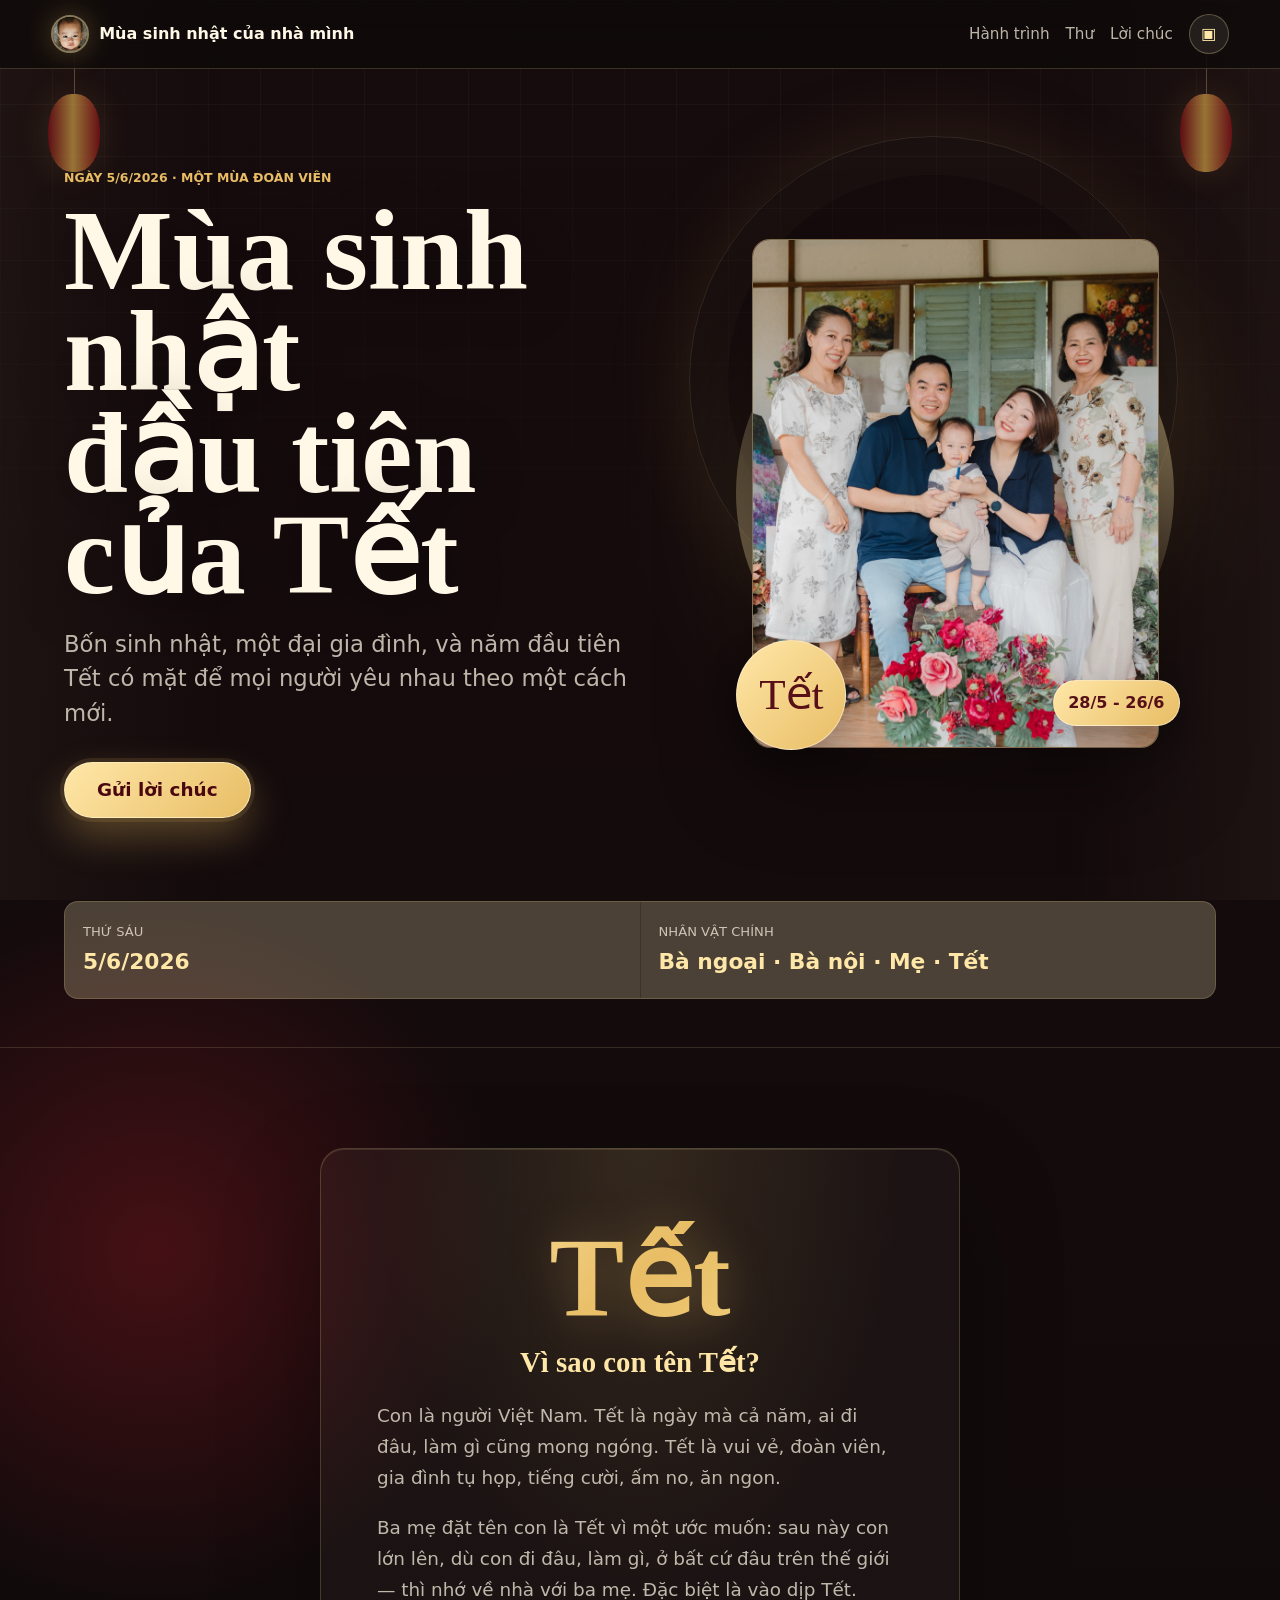
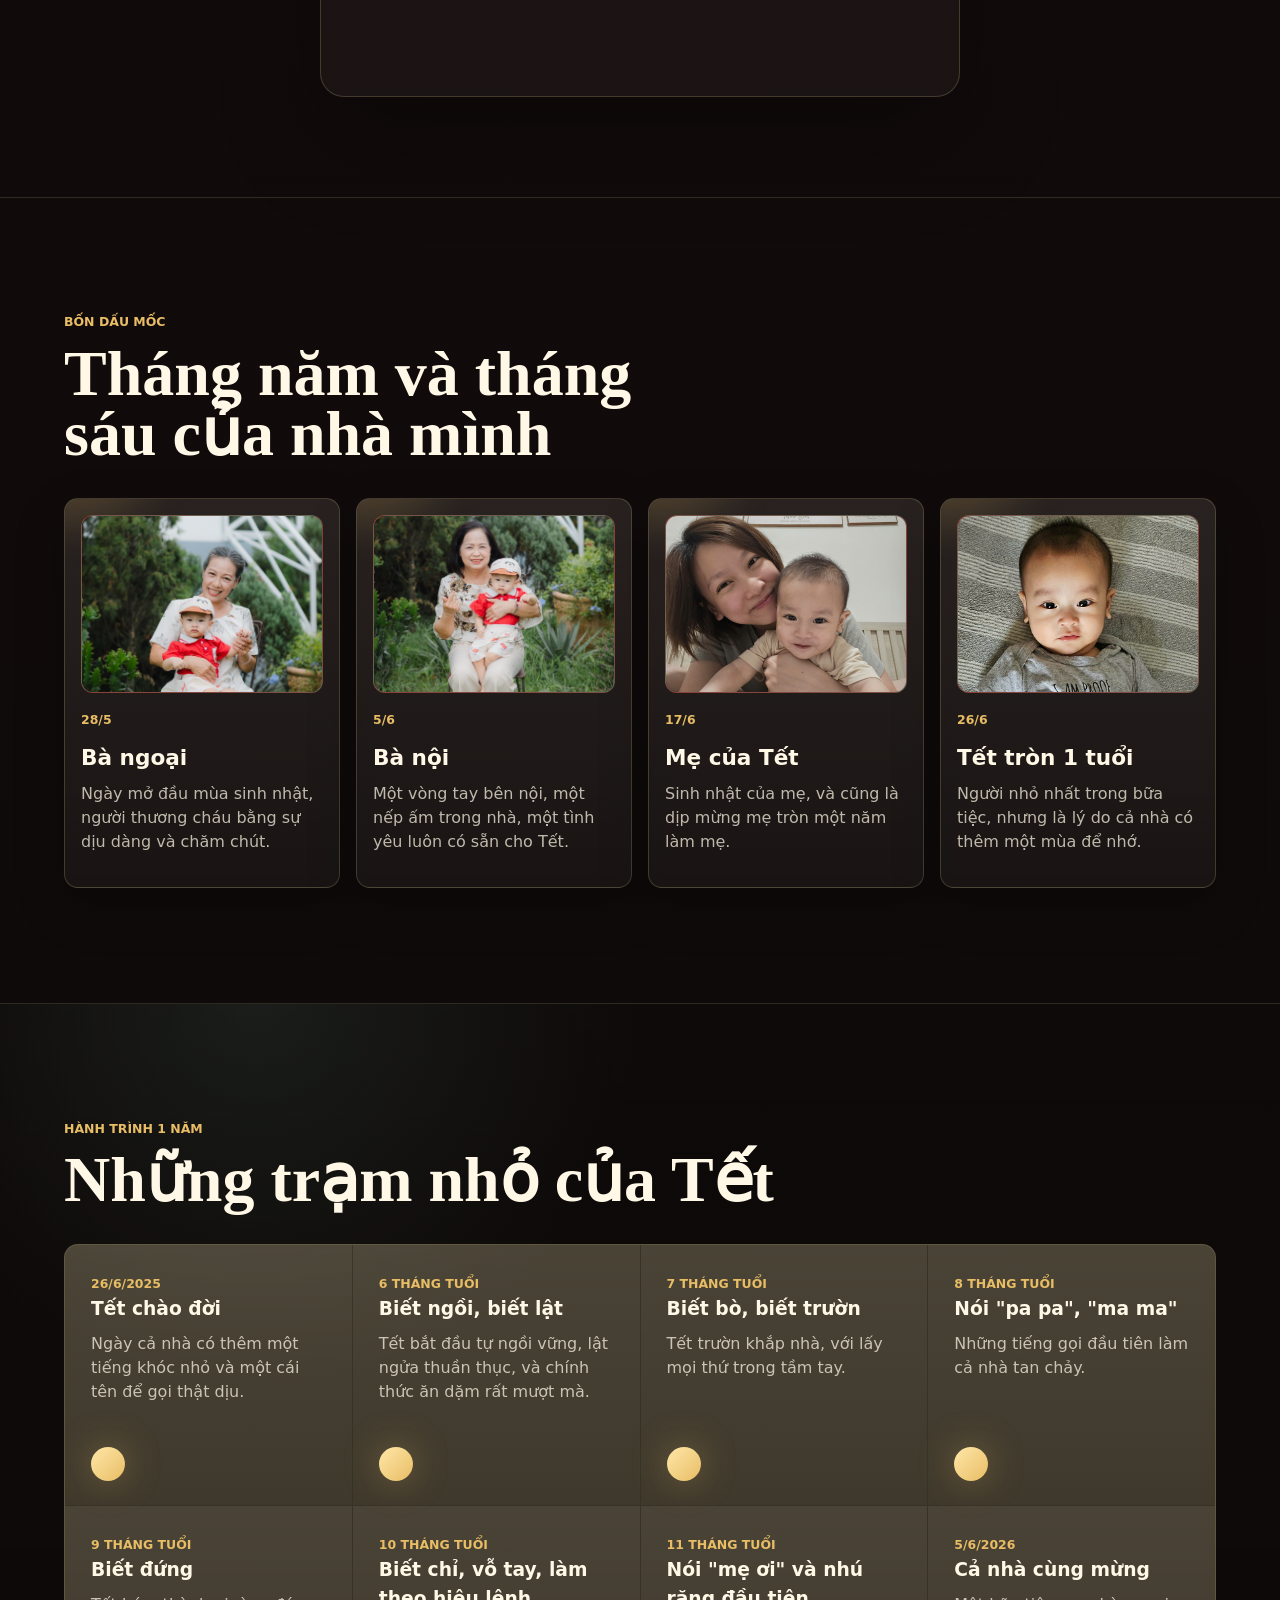
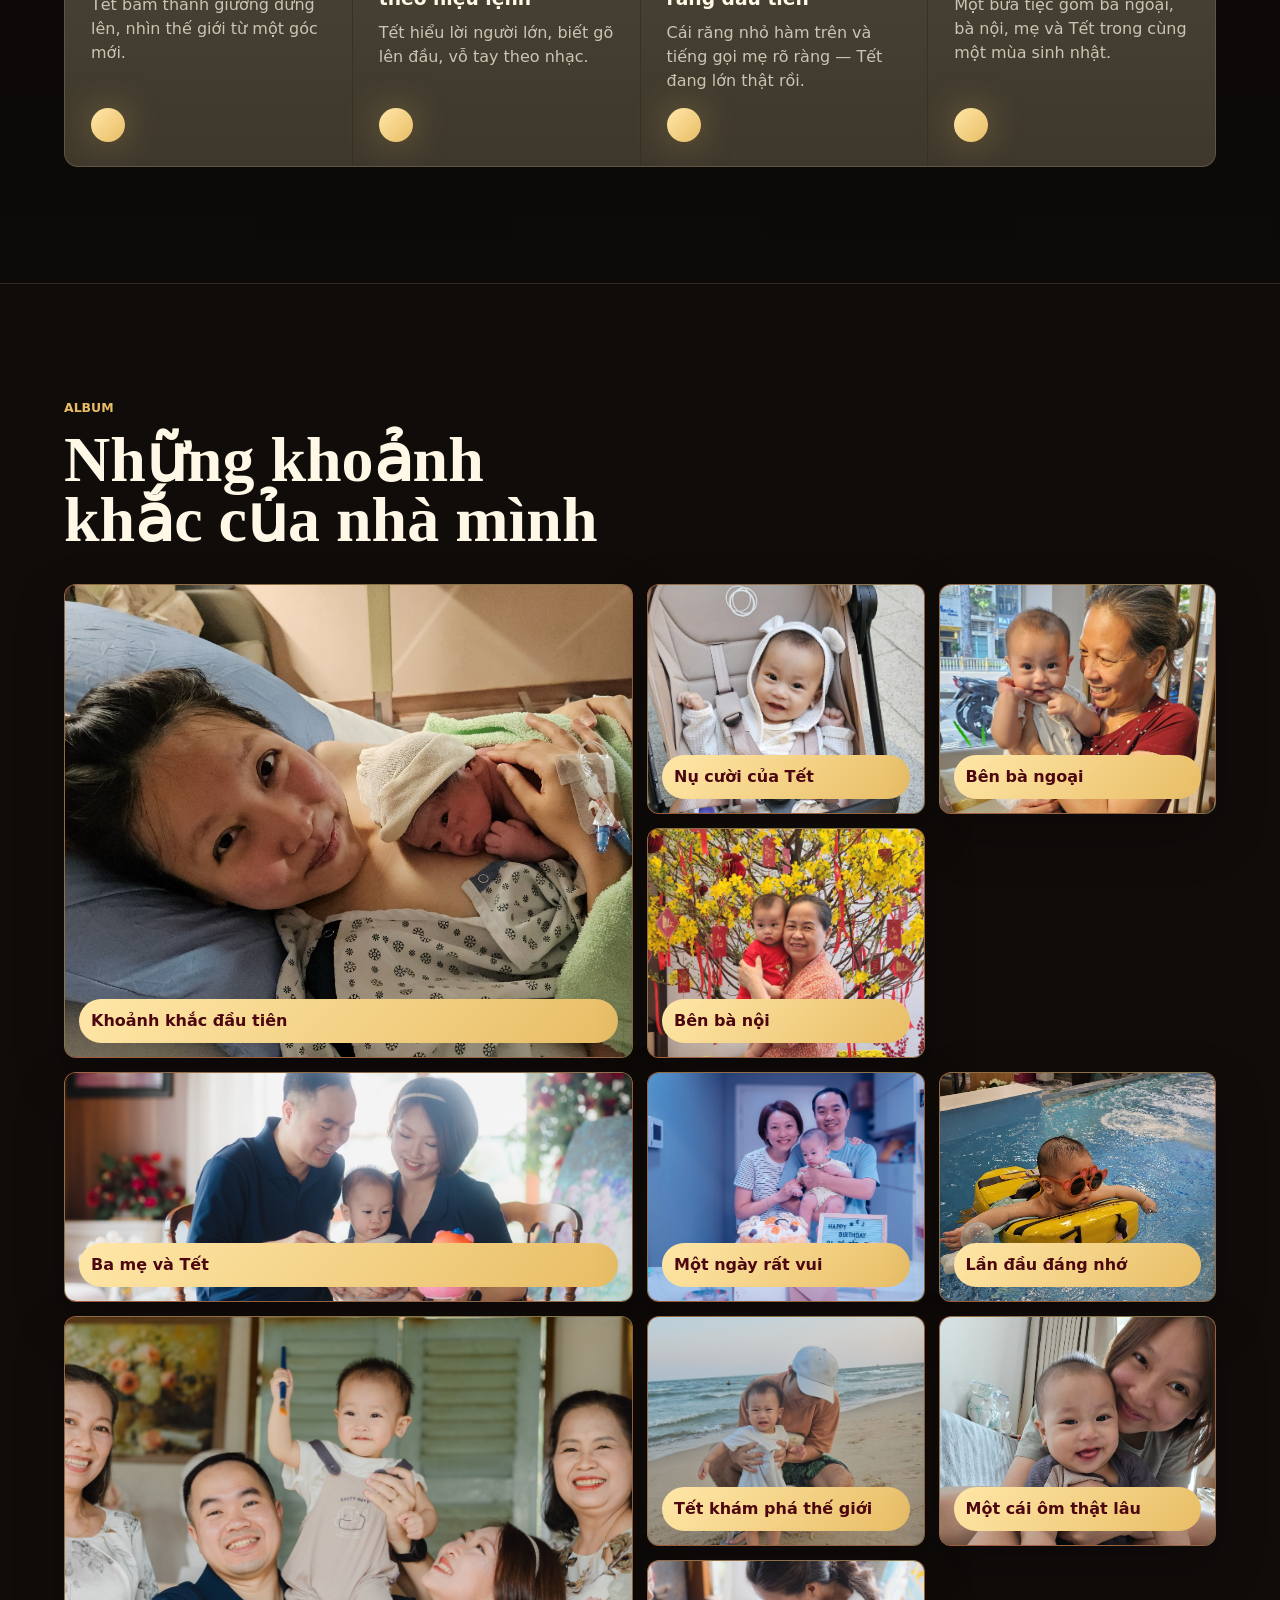
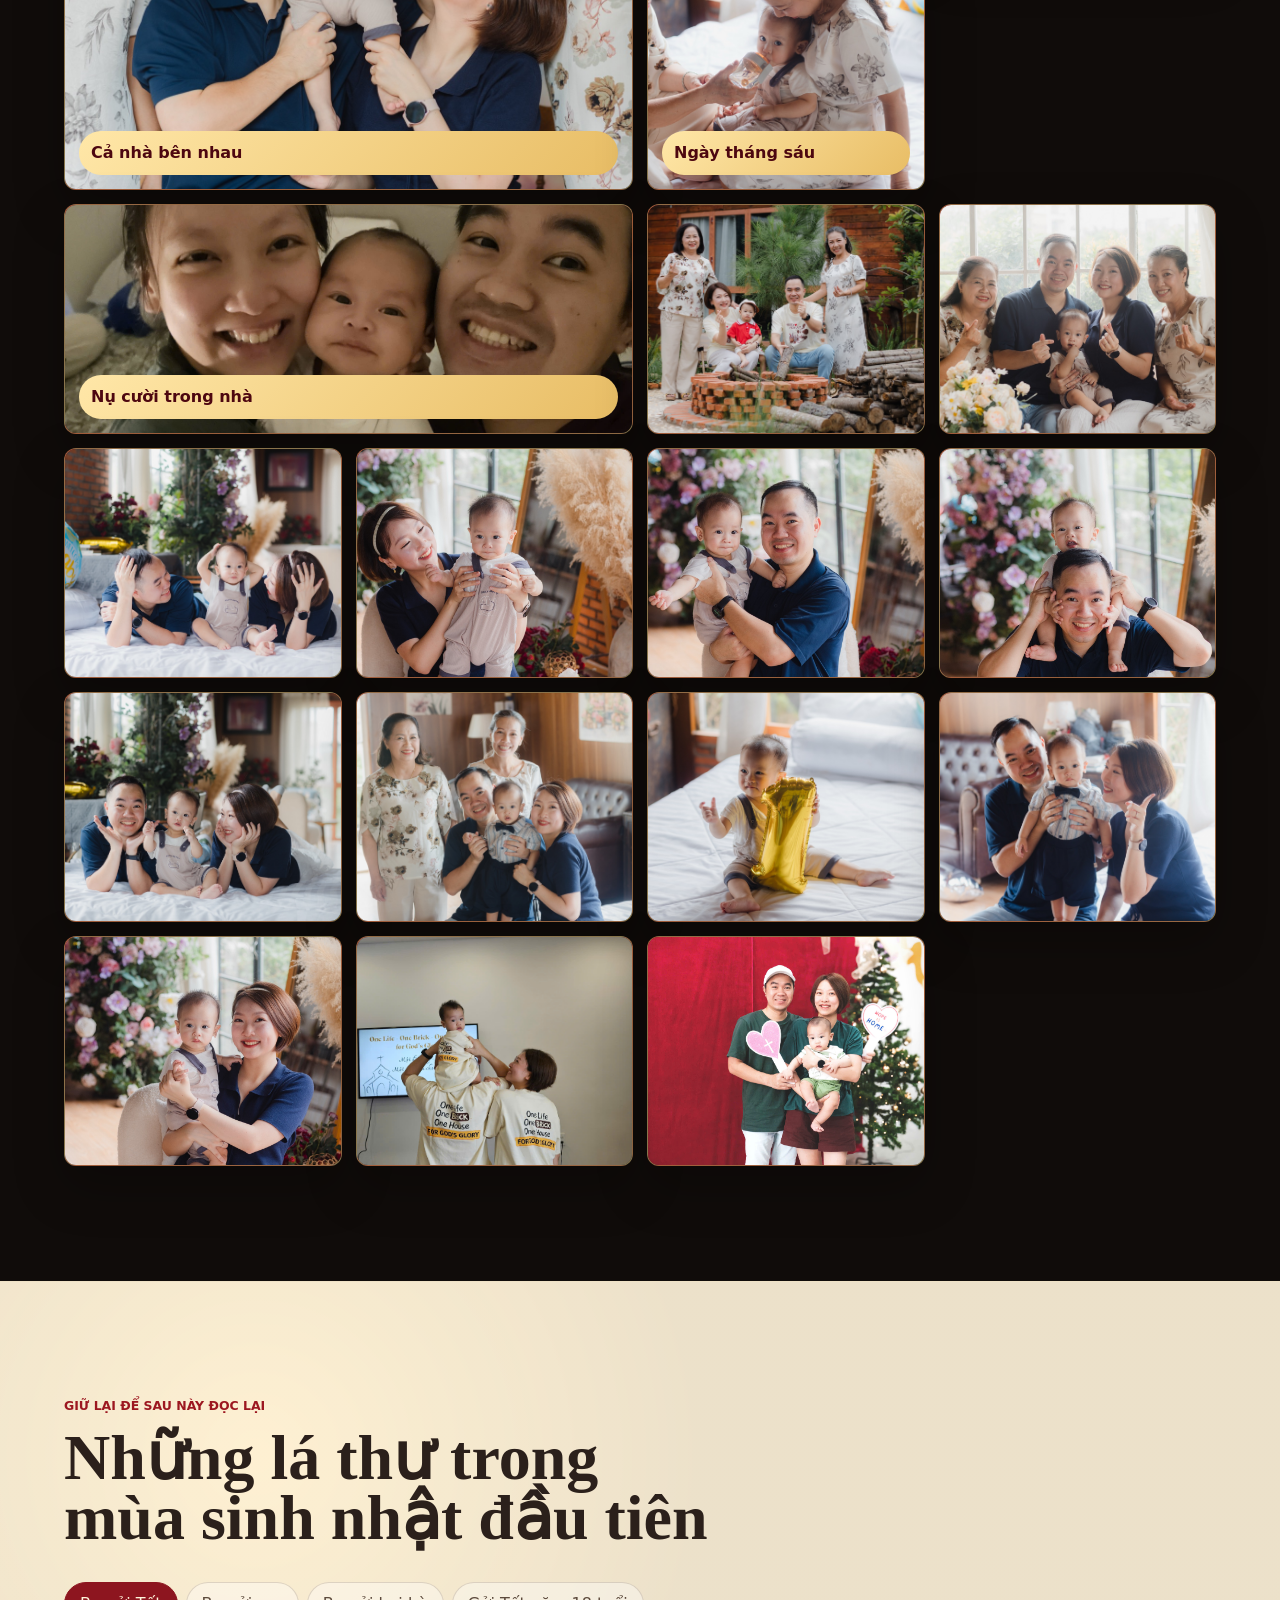
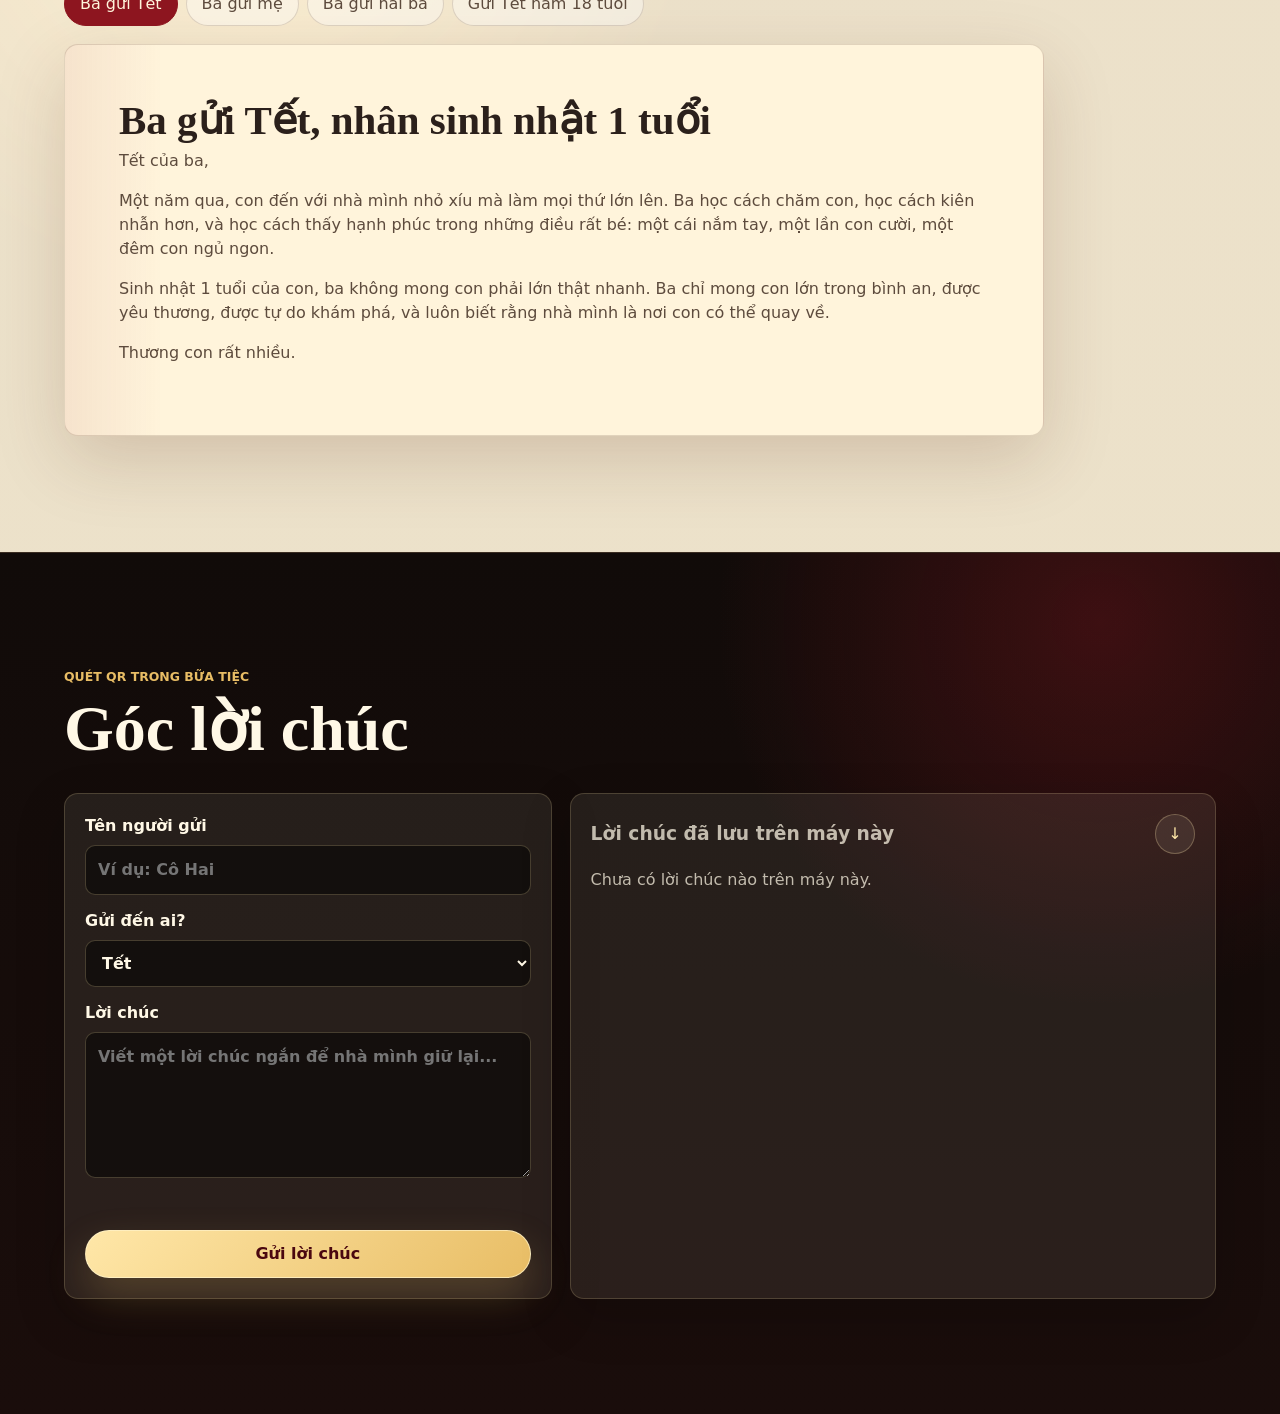
<file: index.html>
<!doctype html>
<html lang="vi">

<head>
  <meta charset="utf-8" />
  <meta name="viewport" content="width=device-width, initial-scale=1" />
  <title>Mùa Sinh Nhật Đầu Tiên Của Tết</title>
  <meta name="description" content="Website kỷ niệm sinh nhật bà ngoại, bà nội, mẹ và bé Tết." />
  <link rel="icon" type="image/jpeg" href="assets/logo-tet.jpg" />
  <link rel="stylesheet" href="styles.css" />
</head>

<body>
  <div class="ambient" aria-hidden="true">
    <span class="petal p1"></span>
    <span class="petal p2"></span>
    <span class="petal p3"></span>
    <span class="petal p4"></span>
    <span class="lantern l1"></span>
    <span class="lantern l2"></span>
  </div>
  <header class="topbar">
    <a class="brand" href="#home" aria-label="Về đầu trang">
      <img class="brand-mark" src="assets/logo-tet.jpg" alt="Bé Tết" />
      <span>Mùa sinh nhật của nhà mình</span>
    </a>
    <nav class="nav" aria-label="Điều hướng">
      <a href="#journey">Hành trình</a>
      <a href="#letters">Thư</a>
      <a href="#wishes">Lời chúc</a>
      <button class="icon-button" id="slideshowButton" type="button" aria-label="Mở chế độ trình chiếu">
        <span aria-hidden="true">▣</span>
      </button>
    </nav>
  </header>

  <main id="home">
    <section class="hero">
      <div class="hero-copy">
        <p class="eyebrow">Ngày 5/6/2026 · Một mùa đoàn viên</p>
        <h1>Mùa sinh nhật đầu tiên của Tết</h1>
        <p>
          Bốn sinh nhật, một đại gia đình, và năm đầu tiên Tết có mặt để mọi
          người yêu nhau theo một cách mới.
        </p>
        <div class="hero-actions">
          <a class="primary-action" href="#wishes">Gửi lời chúc</a>
        </div>
      </div>
      <div class="hero-stage" aria-label="Sân khấu ảnh gia đình">
        <div class="halo"></div>
        <div class="hero-media">
          <img id="heroImage" src="assets/hero-family.jpg" alt="Ảnh bé Tết và gia đình" />
        </div>
        <div class="hero-date">28/5 - 26/6</div>
        <div class="stage-name">Tết</div>
      </div>
    </section>

    <section class="event-strip" aria-label="Thông tin bữa tiệc">
      <div>
        <span>Thứ Sáu</span>
        <strong>5/6/2026</strong>
      </div>
      <div>
        <span>Nhân vật chính</span>
        <strong>Bà ngoại · Bà nội · Mẹ · Tết</strong>
      </div>
    </section>

    <section class="section name-meaning" id="name" aria-labelledby="nameTitle">
      <div class="name-card">
        <p class="name-glyph">Tết</p>
        <h2 id="nameTitle">Vì sao con tên Tết?</h2>
        <blockquote>
          <p>Con là người Việt Nam. Tết là ngày mà cả năm, ai đi đâu, làm gì cũng mong ngóng. Tết là vui vẻ, đoàn viên,
            gia đình tụ họp, tiếng cười, ấm no, ăn ngon.</p>
          <p>Ba mẹ đặt tên con là Tết vì một ước muốn: sau này con lớn lên, dù con đi đâu, làm gì, ở bất cứ đâu trên thế
            giới — thì nhớ về nhà với ba mẹ. Đặc biệt là vào dịp Tết.</p>
        </blockquote>
      </div>
    </section>

    <section class="section" id="honorees" aria-labelledby="honoreesTitle">
      <div class="section-heading">
        <p class="eyebrow">Bốn dấu mốc</p>
        <h2 id="honoreesTitle">Tháng năm và tháng sáu của nhà mình</h2>
      </div>
      <div class="honoree-grid">
        <article class="person-card grandma-outside">
          <img class="person-photo" src="assets/ba-ngoai.jpg" alt="Ảnh bà ngoại" />
          <p class="date">28/5</p>
          <h3>Bà ngoại</h3>
          <p>Ngày mở đầu mùa sinh nhật, người thương cháu bằng sự dịu dàng và chăm chút.</p>
        </article>
        <article class="person-card grandma-inside">
          <img class="person-photo" src="assets/ba-noi.jpg" alt="Ảnh bà nội" />
          <p class="date">5/6</p>
          <h3>Bà nội</h3>
          <p>Một vòng tay bên nội, một nếp ấm trong nhà, một tình yêu luôn có sẵn cho Tết.</p>
        </article>
        <article class="person-card mom-card">
          <img class="person-photo" src="assets/me-cua-tet.jpg" alt="Ảnh mẹ của Tết" />
          <p class="date">17/6</p>
          <h3>Mẹ của Tết</h3>
          <p>Sinh nhật của mẹ, và cũng là dịp mừng mẹ tròn một năm làm mẹ.</p>
        </article>
        <article class="person-card tet-card">
          <img class="person-photo" src="assets/tet-portrait.jpg" alt="Ảnh Tết tròn 1 tuổi" />
          <p class="date">26/6</p>
          <h3>Tết tròn 1 tuổi</h3>
          <p>Người nhỏ nhất trong bữa tiệc, nhưng là lý do cả nhà có thêm một mùa để nhớ.</p>
        </article>
      </div>
    </section>

    <section class="section journey" id="journey" aria-labelledby="journeyTitle">
      <div class="section-heading">
        <p class="eyebrow">Hành trình 1 năm</p>
        <h2 id="journeyTitle">Những trạm nhỏ của Tết</h2>
      </div>
      <div class="timeline">
        <article>
          <time>26/6/2025</time>
          <h3>Tết chào đời</h3>
          <p>Ngày cả nhà có thêm một tiếng khóc nhỏ và một cái tên để gọi thật dịu.</p>
        </article>
        <article>
          <time>6 tháng tuổi</time>
          <h3>Biết ngồi, biết lật</h3>
          <p>Tết bắt đầu tự ngồi vững, lật ngửa thuần thục, và chính thức ăn dặm rất mượt mà.</p>
        </article>
        <article>
          <time>7 tháng tuổi</time>
          <h3>Biết bò, biết trườn</h3>
          <p>Tết trườn khắp nhà, với lấy mọi thứ trong tầm tay.</p>
        </article>
        <article>
          <time>8 tháng tuổi</time>
          <h3>Nói "pa pa", "ma ma"</h3>
          <p>Những tiếng gọi đầu tiên làm cả nhà tan chảy.</p>
        </article>
        <article>
          <time>9 tháng tuổi</time>
          <h3>Biết đứng</h3>
          <p>Tết bám thành giường đứng lên, nhìn thế giới từ một góc mới.</p>
        </article>
        <article>
          <time>10 tháng tuổi</time>
          <h3>Biết chỉ, vỗ tay, làm theo hiệu lệnh</h3>
          <p>Tết hiểu lời người lớn, biết gõ lên đầu, vỗ tay theo nhạc.</p>
        </article>
        <article>
          <time>11 tháng tuổi</time>
          <h3>Nói "mẹ ơi" và nhú răng đầu tiên</h3>
          <p>Cái răng nhỏ hàm trên và tiếng gọi mẹ rõ ràng — Tết đang lớn thật rồi.</p>
        </article>
        <article>
          <time>5/6/2026</time>
          <h3>Cả nhà cùng mừng</h3>
          <p>Một bữa tiệc gom bà ngoại, bà nội, mẹ và Tết trong cùng một mùa sinh nhật.</p>
        </article>
      </div>
    </section>

    <section class="section gallery" aria-labelledby="galleryTitle">
      <div class="section-heading">
        <p class="eyebrow">Album</p>
        <h2 id="galleryTitle">Những khoảnh khắc của nhà mình</h2>
      </div>
      <div class="photo-grid" id="photoGrid"></div>
    </section>

    <section class="section letters" id="letters" aria-labelledby="lettersTitle">
      <div class="section-heading">
        <p class="eyebrow">Giữ lại để sau này đọc lại</p>
        <h2 id="lettersTitle">Những lá thư trong mùa sinh nhật đầu tiên</h2>
      </div>
      <div class="letter-tabs" role="tablist" aria-label="Chọn lá thư">
        <button class="tab active" type="button" data-letter="tet">Ba gửi Tết</button>
        <button class="tab" type="button" data-letter="mom">Ba gửi mẹ</button>
        <button class="tab" type="button" data-letter="grandmas">Ba gửi hai bà</button>
        <button class="tab" type="button" data-letter="future">Gửi Tết năm 18 tuổi</button>
      </div>
      <article class="letter-paper" id="letterPaper" aria-live="polite"></article>
    </section>

    <section class="section wishes" id="wishes" aria-labelledby="wishesTitle">
      <div class="section-heading">
        <p class="eyebrow">Quét QR trong bữa tiệc</p>
        <h2 id="wishesTitle">Góc lời chúc</h2>
      </div>
      <div class="wish-layout">
        <form class="wish-form" id="wishForm" name="loi-chuc-sinh-nhat-tet" method="POST" data-netlify="true"
          netlify-honeypot="bot-field">
          <input type="hidden" name="form-name" value="loi-chuc-sinh-nhat-tet" />
          <p class="hidden">
            <label>Không điền ô này <input name="bot-field" /></label>
          </p>
          <label>
            Tên người gửi
            <input required name="name" autocomplete="name" placeholder="Ví dụ: Cô Hai" />
          </label>
          <label>
            Gửi đến ai?
            <select name="to" required>
              <option value="Tết">Tết</option>
              <option value="Mẹ">Mẹ của Tết</option>
              <option value="Ba">Ba của Tết</option>
              <option value="Bà nội">Bà nội</option>
              <option value="Bà ngoại">Bà ngoại</option>
              <option value="Cả nhà">Cả nhà</option>
            </select>
          </label>
          <label>
            Lời chúc
            <textarea required name="message" rows="5"
              placeholder="Viết một lời chúc ngắn để nhà mình giữ lại..."></textarea>
          </label>
          <p class="wish-status" id="wishStatus" aria-live="polite"></p>
          <button class="primary-action" type="submit">Gửi lời chúc</button>
        </form>
        <aside class="wish-board">
          <div class="wish-board-header">
            <h3>Lời chúc đã lưu trên máy này</h3>
            <button class="icon-button" id="exportWishes" type="button" aria-label="Tải CSV lời chúc">
              <span aria-hidden="true">↓</span>
            </button>
          </div>
          <div id="wishList" class="wish-list"></div>
        </aside>
      </div>
    </section>
  </main>

  <div class="slideshow" id="slideshow" hidden>
    <button class="icon-button close-slide" id="closeSlideshow" type="button" aria-label="Đóng trình chiếu">
      <span aria-hidden="true">×</span>
    </button>
    <div class="slide-stage">
      <div class="slide-media">
        <img id="slideImage" src="assets/hero-family.jpg" alt="Ảnh trình chiếu" />
      </div>
      <div class="slide-copy">
        <p id="slideEyebrow"></p>
        <h2 id="slideTitle"></h2>
        <p id="slideText"></p>
        <div class="slide-controls">
          <button class="icon-button" id="prevSlide" type="button" aria-label="Ảnh trước">‹</button>
          <button class="icon-button" id="pauseSlide" type="button" aria-label="Tạm dừng trình chiếu">Ⅱ</button>
          <button class="icon-button" id="nextSlide" type="button" aria-label="Ảnh sau">›</button>
          <span id="slideCount"></span>
        </div>
      </div>
    </div>
  </div>

  <script src="site-data.js"></script>
  <script src="script.js"></script>
</body>

</html>
</file>
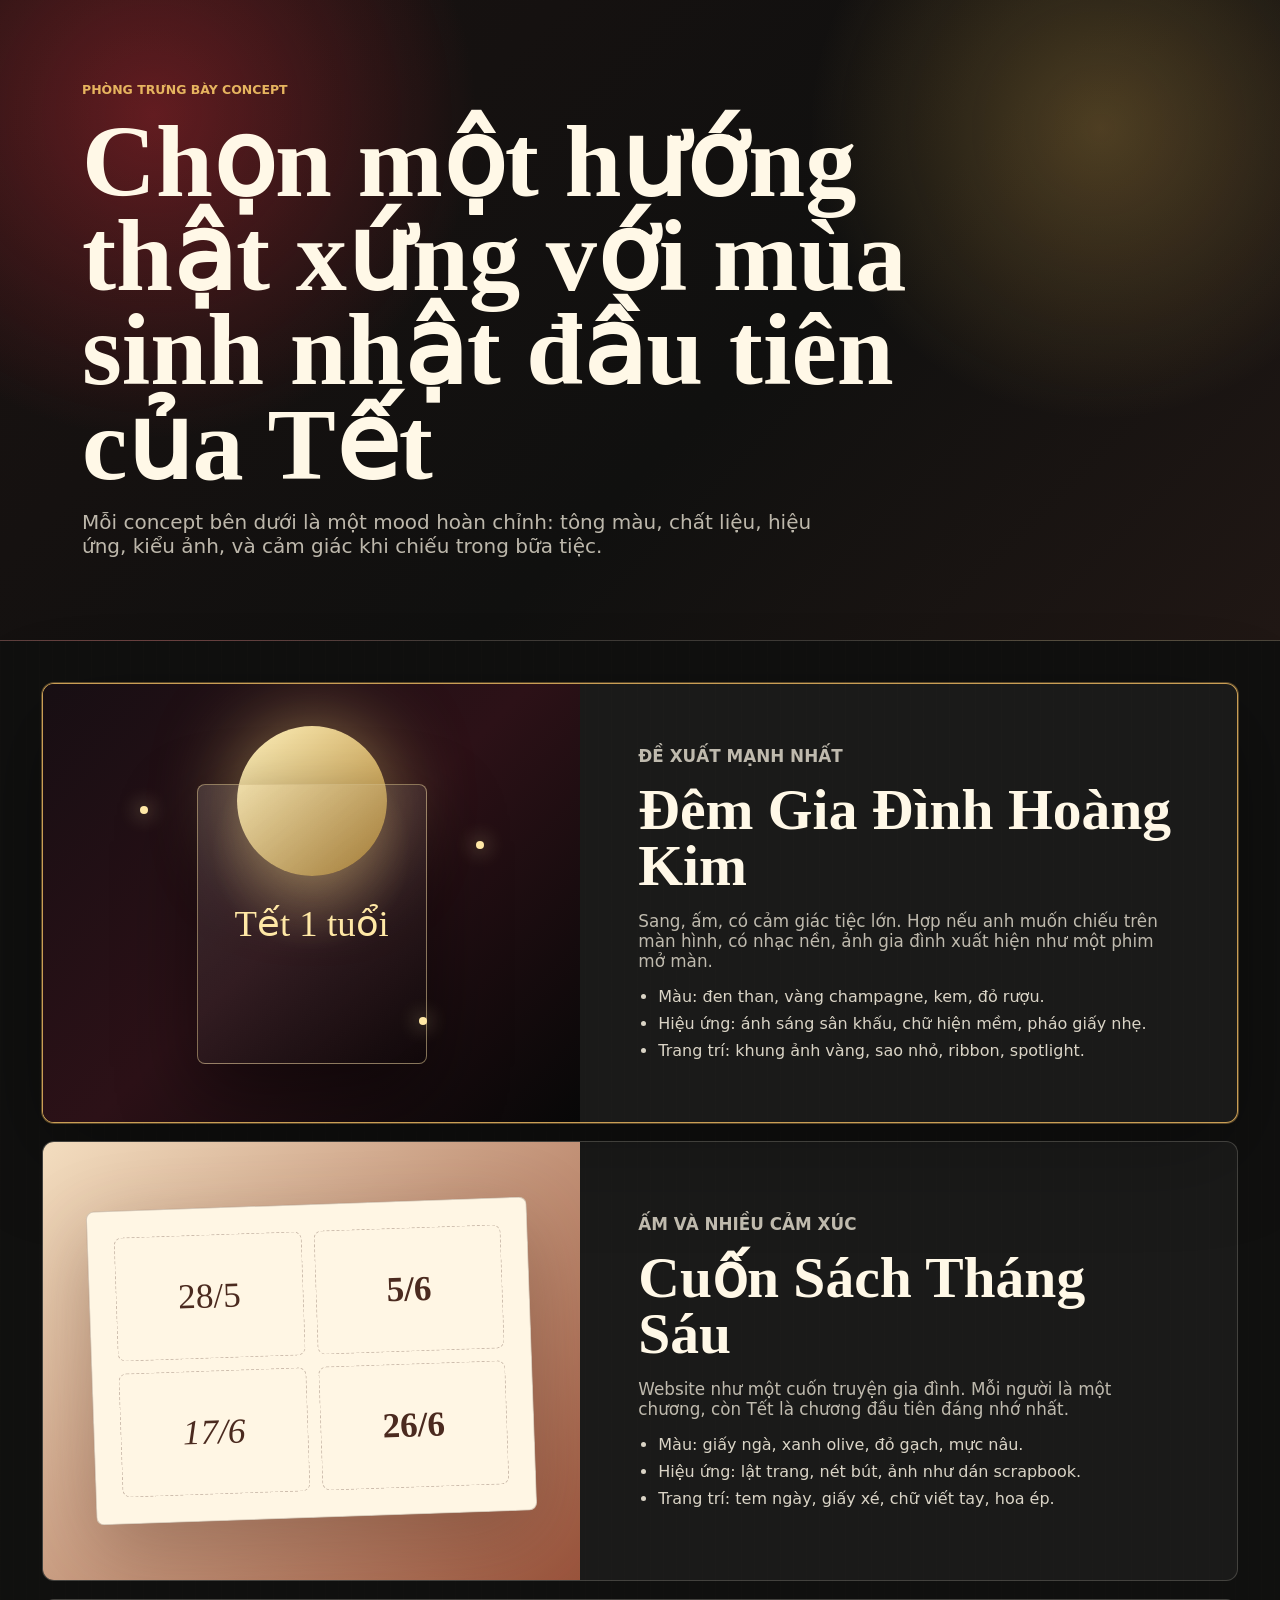
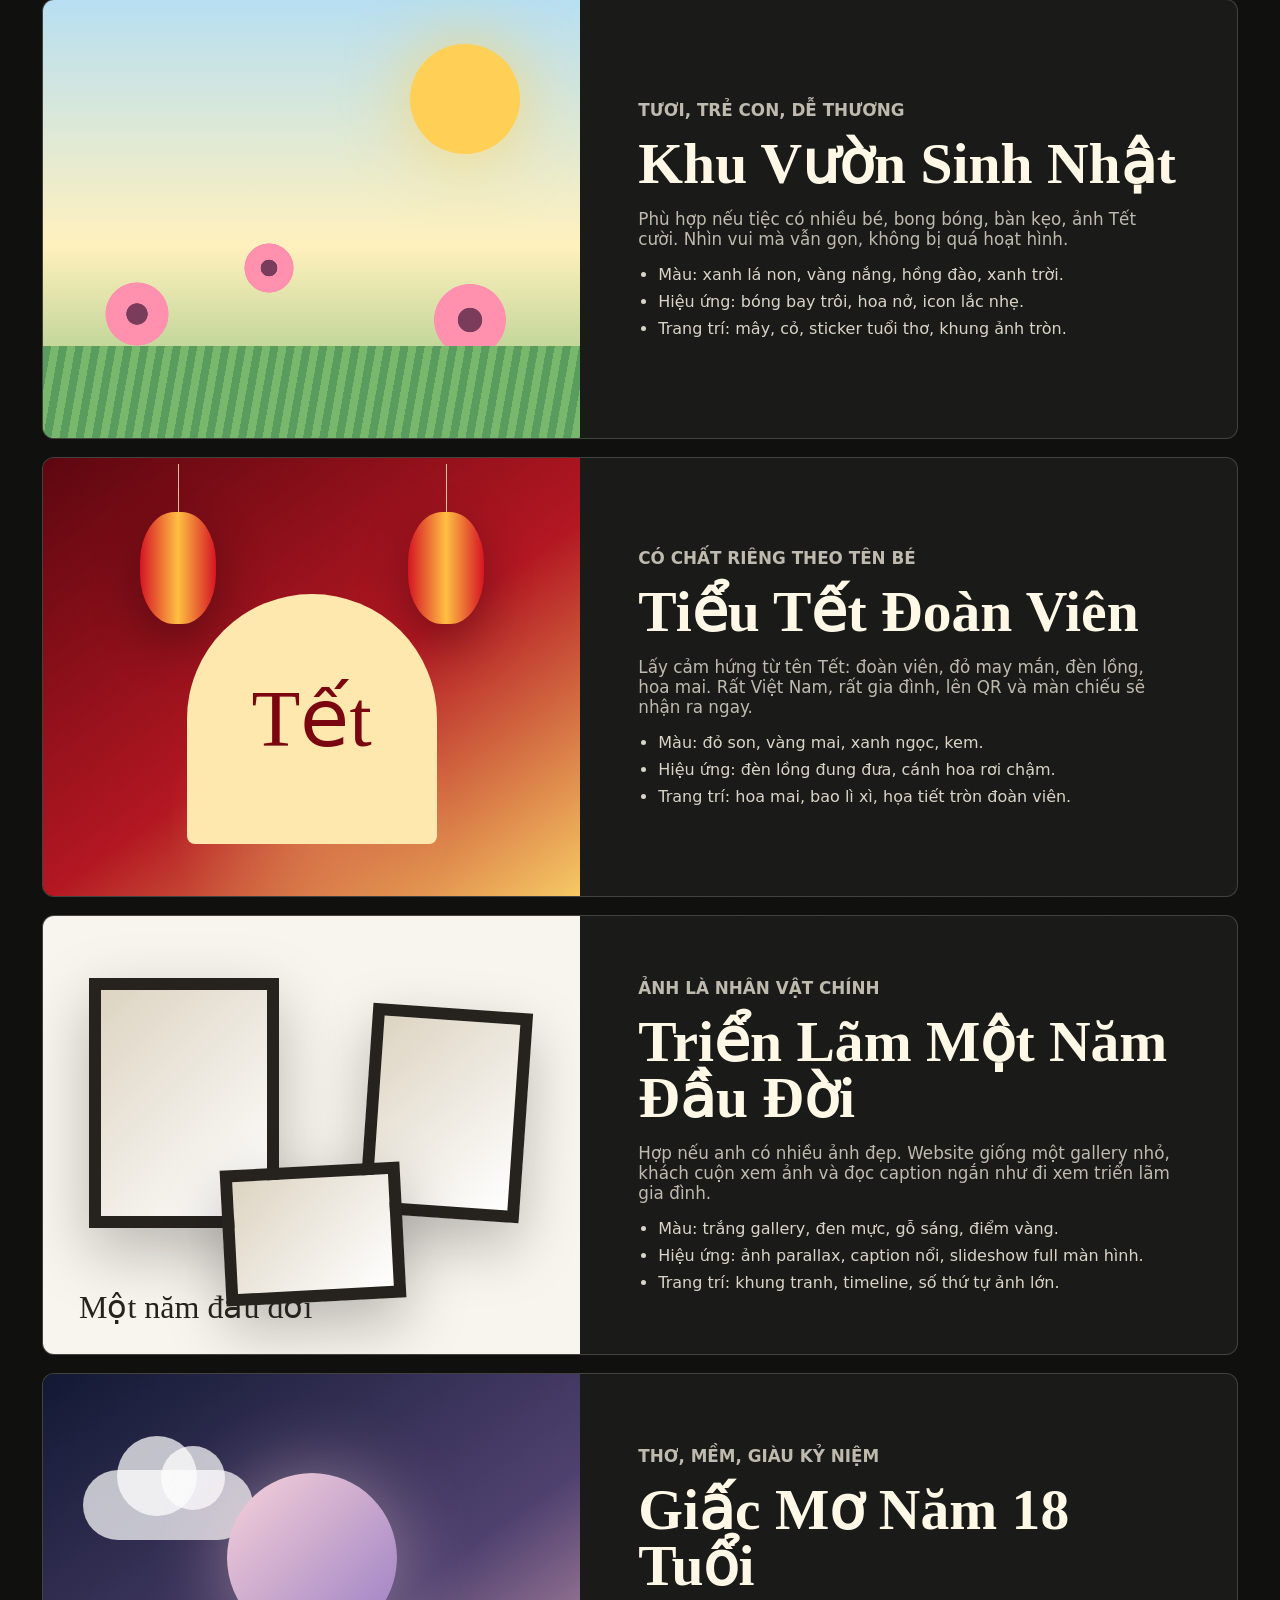
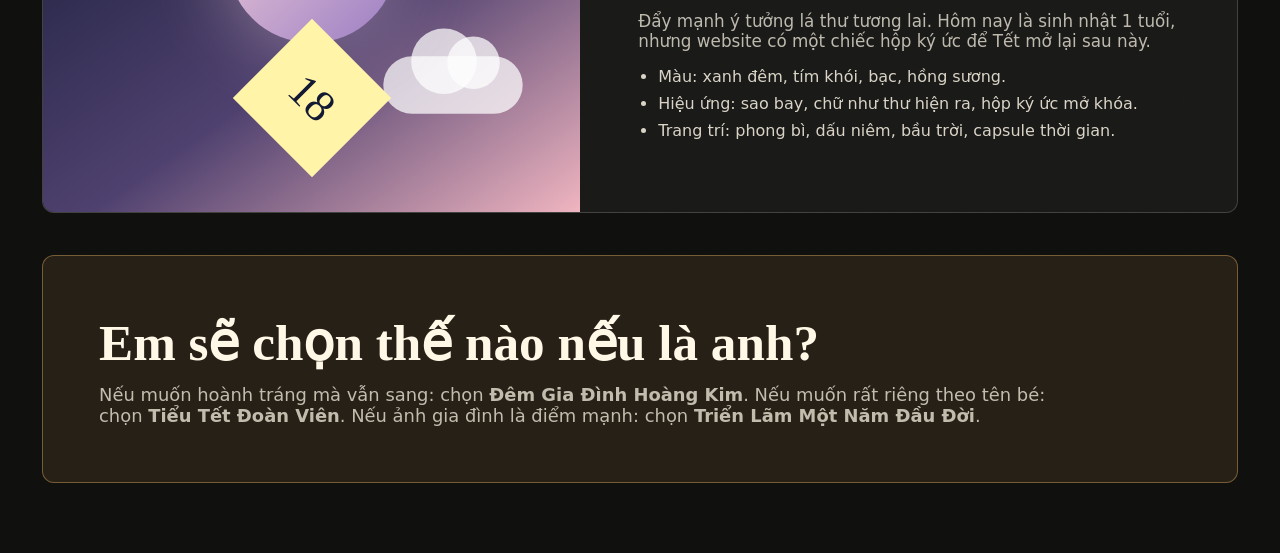
<file: designs.html>
<!doctype html>
<html lang="vi">
  <head>
    <meta charset="utf-8" />
    <meta name="viewport" content="width=device-width, initial-scale=1" />
    <title>Chọn Concept Sinh Nhật Tết</title>
    <link rel="stylesheet" href="designs.css" />
  </head>
  <body>
    <header class="page-hero">
      <p>Phòng trưng bày concept</p>
      <h1>Chọn một hướng thật xứng với mùa sinh nhật đầu tiên của Tết</h1>
      <span>
        Mỗi concept bên dưới là một mood hoàn chỉnh: tông màu, chất liệu, hiệu
        ứng, kiểu ảnh, và cảm giác khi chiếu trong bữa tiệc.
      </span>
    </header>

    <main class="showcase">
      <article class="concept royal selected">
        <div class="visual">
          <div class="moon"></div>
          <div class="stage-card">Tết 1 tuổi</div>
          <div class="spark s1"></div>
          <div class="spark s2"></div>
          <div class="spark s3"></div>
        </div>
        <div class="copy">
          <p class="tag">Đề xuất mạnh nhất</p>
          <h2>Đêm Gia Đình Hoàng Kim</h2>
          <p>
            Sang, ấm, có cảm giác tiệc lớn. Hợp nếu anh muốn chiếu trên màn
            hình, có nhạc nền, ảnh gia đình xuất hiện như một phim mở màn.
          </p>
          <ul>
            <li>Màu: đen than, vàng champagne, kem, đỏ rượu.</li>
            <li>Hiệu ứng: ánh sáng sân khấu, chữ hiện mềm, pháo giấy nhẹ.</li>
            <li>Trang trí: khung ảnh vàng, sao nhỏ, ribbon, spotlight.</li>
          </ul>
        </div>
      </article>

      <article class="concept storybook">
        <div class="visual">
          <div class="book">
            <span>28/5</span>
            <strong>5/6</strong>
            <em>17/6</em>
            <b>26/6</b>
          </div>
        </div>
        <div class="copy">
          <p class="tag">Ấm và nhiều cảm xúc</p>
          <h2>Cuốn Sách Tháng Sáu</h2>
          <p>
            Website như một cuốn truyện gia đình. Mỗi người là một chương, còn
            Tết là chương đầu tiên đáng nhớ nhất.
          </p>
          <ul>
            <li>Màu: giấy ngà, xanh olive, đỏ gạch, mực nâu.</li>
            <li>Hiệu ứng: lật trang, nét bút, ảnh như dán scrapbook.</li>
            <li>Trang trí: tem ngày, giấy xé, chữ viết tay, hoa ép.</li>
          </ul>
        </div>
      </article>

      <article class="concept garden">
        <div class="visual">
          <div class="sun"></div>
          <div class="flower f1"></div>
          <div class="flower f2"></div>
          <div class="flower f3"></div>
          <div class="grass"></div>
        </div>
        <div class="copy">
          <p class="tag">Tươi, trẻ con, dễ thương</p>
          <h2>Khu Vườn Sinh Nhật</h2>
          <p>
            Phù hợp nếu tiệc có nhiều bé, bong bóng, bàn kẹo, ảnh Tết cười.
            Nhìn vui mà vẫn gọn, không bị quá hoạt hình.
          </p>
          <ul>
            <li>Màu: xanh lá non, vàng nắng, hồng đào, xanh trời.</li>
            <li>Hiệu ứng: bóng bay trôi, hoa nở, icon lắc nhẹ.</li>
            <li>Trang trí: mây, cỏ, sticker tuổi thơ, khung ảnh tròn.</li>
          </ul>
        </div>
      </article>

      <article class="concept lunar">
        <div class="visual">
          <div class="lantern l1"></div>
          <div class="lantern l2"></div>
          <div class="arch">Tết</div>
        </div>
        <div class="copy">
          <p class="tag">Có chất riêng theo tên bé</p>
          <h2>Tiểu Tết Đoàn Viên</h2>
          <p>
            Lấy cảm hứng từ tên Tết: đoàn viên, đỏ may mắn, đèn lồng, hoa mai.
            Rất Việt Nam, rất gia đình, lên QR và màn chiếu sẽ nhận ra ngay.
          </p>
          <ul>
            <li>Màu: đỏ son, vàng mai, xanh ngọc, kem.</li>
            <li>Hiệu ứng: đèn lồng đung đưa, cánh hoa rơi chậm.</li>
            <li>Trang trí: hoa mai, bao lì xì, họa tiết tròn đoàn viên.</li>
          </ul>
        </div>
      </article>

      <article class="concept gallery">
        <div class="visual">
          <div class="frame a"></div>
          <div class="frame b"></div>
          <div class="frame c"></div>
          <div class="caption">Một năm đầu đời</div>
        </div>
        <div class="copy">
          <p class="tag">Ảnh là nhân vật chính</p>
          <h2>Triển Lãm Một Năm Đầu Đời</h2>
          <p>
            Hợp nếu anh có nhiều ảnh đẹp. Website giống một gallery nhỏ, khách
            cuộn xem ảnh và đọc caption ngắn như đi xem triển lãm gia đình.
          </p>
          <ul>
            <li>Màu: trắng gallery, đen mực, gỗ sáng, điểm vàng.</li>
            <li>Hiệu ứng: ảnh parallax, caption nổi, slideshow full màn hình.</li>
            <li>Trang trí: khung tranh, timeline, số thứ tự ảnh lớn.</li>
          </ul>
        </div>
      </article>

      <article class="concept dream">
        <div class="visual">
          <div class="cloud c1"></div>
          <div class="cloud c2"></div>
          <div class="planet"></div>
          <div class="star">18</div>
        </div>
        <div class="copy">
          <p class="tag">Thơ, mềm, giàu kỷ niệm</p>
          <h2>Giấc Mơ Năm 18 Tuổi</h2>
          <p>
            Đẩy mạnh ý tưởng lá thư tương lai. Hôm nay là sinh nhật 1 tuổi,
            nhưng website có một chiếc hộp ký ức để Tết mở lại sau này.
          </p>
          <ul>
            <li>Màu: xanh đêm, tím khói, bạc, hồng sương.</li>
            <li>Hiệu ứng: sao bay, chữ như thư hiện ra, hộp ký ức mở khóa.</li>
            <li>Trang trí: phong bì, dấu niêm, bầu trời, capsule thời gian.</li>
          </ul>
        </div>
      </article>
    </main>

    <section class="decision">
      <h2>Em sẽ chọn thế nào nếu là anh?</h2>
      <p>
        Nếu muốn hoành tráng mà vẫn sang: chọn <strong>Đêm Gia Đình Hoàng Kim</strong>.
        Nếu muốn rất riêng theo tên bé: chọn <strong>Tiểu Tết Đoàn Viên</strong>.
        Nếu ảnh gia đình là điểm mạnh: chọn <strong>Triển Lãm Một Năm Đầu Đời</strong>.
      </p>
    </section>
  </body>
</html>
</file>
<file: styles.css>
:root {
  color-scheme: dark;
  --ink: #fff8e6;
  --muted: rgba(255, 248, 230, 0.72);
  --faint: rgba(255, 248, 230, 0.12);
  --gold: #e8bd65;
  --gold-soft: #ffe7a8;
  --red: #b91d2a;
  --red-dark: #4d0710;
  --jade: #80b8a4;
  --night: #0d0a09;
  --paper: #fff4db;
  --paper-ink: #2b201b;
  --shadow: 0 30px 90px rgba(0, 0, 0, 0.38);
}

* {
  box-sizing: border-box;
}

html {
  scroll-behavior: smooth;
}

body {
  margin: 0;
  color: var(--ink);
  background:
    radial-gradient(circle at 50% -12%, rgba(232, 189, 101, 0.22), transparent 30rem),
    radial-gradient(circle at 12% 16%, rgba(185, 29, 42, 0.3), transparent 22rem),
    linear-gradient(180deg, #160b0d 0%, var(--night) 42%, #170d09 100%);
  font-family: Inter, ui-sans-serif, system-ui, -apple-system, BlinkMacSystemFont, "Segoe UI", sans-serif;
  line-height: 1.5;
}

body::before {
  position: fixed;
  inset: 0;
  z-index: -2;
  content: "";
  background-image:
    linear-gradient(rgba(255, 255, 255, 0.035) 1px, transparent 1px),
    linear-gradient(90deg, rgba(255, 255, 255, 0.03) 1px, transparent 1px);
  background-size: 52px 52px;
  mask-image: linear-gradient(to bottom, black, transparent 72%);
}

body::after {
  position: fixed;
  inset: 0;
  z-index: -1;
  pointer-events: none;
  content: "";
  background: linear-gradient(90deg, rgba(255, 232, 170, 0.04), transparent 18%, transparent 82%, rgba(255, 232, 170, 0.04));
}

img {
  display: block;
  max-width: 100%;
}

button,
input,
textarea,
select {
  font: inherit;
}

.ambient {
  position: fixed;
  inset: 0;
  z-index: 0;
  overflow: hidden;
  pointer-events: none;
}

.petal {
  position: absolute;
  width: 18px;
  height: 10px;
  background: linear-gradient(135deg, #ffd572, #f17d5d);
  border-radius: 999px 999px 999px 0;
  opacity: 0.55;
  animation: petalFall 16s linear infinite;
}

.p1 {
  left: 8%;
  top: -5%;
  animation-delay: 0s;
}

.p2 {
  left: 35%;
  top: -10%;
  animation-delay: 4s;
}

.p3 {
  left: 68%;
  top: -8%;
  animation-delay: 7s;
}

.p4 {
  left: 92%;
  top: -4%;
  animation-delay: 10s;
}

.lantern {
  position: absolute;
  top: 94px;
  width: 52px;
  height: 78px;
  border-radius: 45%;
  background: linear-gradient(90deg, #8d0f18, #f2bd52 48%, #9d101a);
  box-shadow: 0 0 38px rgba(232, 189, 101, 0.22);
  opacity: 0.58;
  transform-origin: 50% -58px;
  animation: lanternSwing 4.8s ease-in-out infinite;
}

.lantern::before {
  position: absolute;
  top: -70px;
  left: 50%;
  width: 1px;
  height: 70px;
  content: "";
  background: rgba(255, 231, 168, 0.45);
}

.l1 {
  left: clamp(12px, 4vw, 48px);
}

.l2 {
  right: clamp(12px, 4vw, 48px);
  animation-delay: 1s;
}

.topbar {
  position: sticky;
  top: 0;
  z-index: 20;
  display: flex;
  align-items: center;
  justify-content: space-between;
  gap: 20px;
  padding: 14px clamp(18px, 4vw, 52px);
  background: rgba(13, 10, 9, 0.72);
  border-bottom: 1px solid rgba(255, 231, 168, 0.18);
  backdrop-filter: blur(18px);
}

.brand,
.nav,
.hero-actions,
.wish-board-header {
  display: flex;
  align-items: center;
}

.brand {
  gap: 10px;
  color: var(--ink);
  font-weight: 820;
  text-decoration: none;
}

.brand-mark {
  width: 38px;
  height: 38px;
  object-fit: cover;
  border: 2px solid rgba(255, 231, 168, 0.5);
  border-radius: 50%;
  box-shadow: 0 0 28px rgba(232, 189, 101, 0.28);
}

.nav {
  gap: 16px;
}

.nav a {
  color: var(--muted);
  font-size: 0.95rem;
  text-decoration: none;
}

.nav a:hover {
  color: var(--gold-soft);
}

.icon-button {
  display: grid;
  width: 40px;
  height: 40px;
  place-items: center;
  color: var(--gold-soft);
  background: rgba(255, 248, 230, 0.08);
  border: 1px solid rgba(255, 231, 168, 0.28);
  border-radius: 50%;
  cursor: pointer;
}

.hero {
  position: relative;
  z-index: 1;
  display: grid;
  grid-template-columns: minmax(0, 1fr) minmax(340px, 0.92fr);
  gap: clamp(26px, 5vw, 72px);
  align-items: center;
  min-height: calc(100svh - 68px);
  padding: clamp(36px, 6vw, 78px) clamp(18px, 5vw, 72px) clamp(30px, 5vw, 60px);
  overflow: hidden;
}

.hero::before {
  position: absolute;
  inset: 8% 8% auto auto;
  width: 38vw;
  max-width: 540px;
  aspect-ratio: 1;
  content: "";
  border: 1px solid rgba(255, 231, 168, 0.13);
  border-radius: 50%;
  box-shadow: inset 0 0 0 38px rgba(255, 231, 168, 0.025), 0 0 90px rgba(232, 189, 101, 0.12);
}

.hero-copy {
  max-width: 780px;
}

.eyebrow,
.date,
time {
  margin: 0 0 12px;
  color: var(--gold);
  font-size: 0.78rem;
  font-weight: 880;
  letter-spacing: 0;
  text-transform: uppercase;
}

h1,
h2,
h3,
p {
  margin-top: 0;
}

h1 {
  margin-bottom: 22px;
  font-family: Georgia, "Times New Roman", serif;
  font-size: clamp(3.5rem, 9vw, 8.8rem);
  line-height: 0.88;
  letter-spacing: 0;
  text-wrap: balance;
  text-shadow: 0 10px 50px rgba(0, 0, 0, 0.42);
}

h2 {
  margin-bottom: 0;
  font-family: Georgia, "Times New Roman", serif;
  font-size: clamp(2.3rem, 5vw, 5.4rem);
  line-height: 0.94;
  letter-spacing: 0;
  text-wrap: balance;
}

h3 {
  margin-bottom: 8px;
}

.hero-copy>p:not(.eyebrow) {
  max-width: 680px;
  color: var(--muted);
  font-size: clamp(1.08rem, 1.9vw, 1.42rem);
}

.hero-actions {
  flex-wrap: wrap;
  gap: 12px;
  margin-top: 32px;
}

.primary-action,
.secondary-action {
  display: inline-flex;
  min-height: 48px;
  align-items: center;
  justify-content: center;
  padding: 0 20px;
  border-radius: 999px;
  font-weight: 820;
  text-decoration: none;
}

.primary-action {
  color: #4a0710;
  background: linear-gradient(135deg, var(--gold-soft), var(--gold));
  border: 1px solid rgba(255, 244, 204, 0.72);
  box-shadow: 0 18px 40px rgba(232, 189, 101, 0.22);
}

.secondary-action {
  color: var(--ink);
  background: rgba(255, 248, 230, 0.08);
  border: 1px solid rgba(255, 231, 168, 0.26);
}

.hero-actions .primary-action {
  min-height: 56px;
  padding: 0 32px;
  font-size: 1.15rem;
  box-shadow: 0 18px 40px rgba(232, 189, 101, 0.32), 0 0 0 4px rgba(232, 189, 101, 0.12);
  animation: pulseGlow 2.4s ease-in-out infinite;
}

@keyframes pulseGlow {

  0%,
  100% {
    box-shadow: 0 18px 40px rgba(232, 189, 101, 0.32), 0 0 0 4px rgba(232, 189, 101, 0.12);
  }

  50% {
    box-shadow: 0 18px 50px rgba(232, 189, 101, 0.45), 0 0 0 8px rgba(232, 189, 101, 0.18);
  }
}

.hero-stage {
  position: relative;
  min-height: min(68svh, 720px);
  display: grid;
  place-items: center;
}

.halo {
  position: absolute;
  width: min(84%, 520px);
  aspect-ratio: 1;
  border-radius: 50%;
  background:
    radial-gradient(circle, rgba(255, 236, 181, 0.9) 0 24%, rgba(232, 189, 101, 0.2) 25% 40%, transparent 41%),
    conic-gradient(from 10deg, transparent, rgba(255, 231, 168, 0.45), transparent 34%, rgba(255, 231, 168, 0.35), transparent);
  filter: drop-shadow(0 0 80px rgba(232, 189, 101, 0.34));
  animation: slowSpin 24s linear infinite;
}

.hero-media {
  position: relative;
  width: min(78%, 440px);
  aspect-ratio: 4 / 5;
  overflow: hidden;
  background:
    linear-gradient(rgba(20, 9, 10, 0.38), rgba(20, 9, 10, 0.55)),
    radial-gradient(circle at 50% 28%, rgba(255, 244, 205, 0.46), transparent 28%),
    linear-gradient(145deg, #4c1118, #15100f 52%, #644016);
  border: 1px solid rgba(255, 231, 168, 0.42);
  border-radius: 18px;
  box-shadow: var(--shadow), inset 0 0 0 1px rgba(255, 255, 255, 0.08);
}

.hero-media img {
  width: 100%;
  height: 100%;
  object-fit: cover;
  opacity: 1;
}

.hero-date,
.stage-name {
  position: absolute;
  z-index: 2;
  color: #581018;
  background: linear-gradient(135deg, var(--gold-soft), var(--gold));
  border: 1px solid rgba(255, 255, 255, 0.42);
  box-shadow: 0 16px 36px rgba(0, 0, 0, 0.28);
}

.hero-date {
  right: 7%;
  bottom: 12%;
  padding: 10px 14px;
  border-radius: 999px;
  font-weight: 850;
}

.stage-name {
  left: 8%;
  bottom: 8%;
  top: auto;
  display: grid;
  width: 110px;
  height: 110px;
  place-items: center;
  border-radius: 50%;
  font-family: Georgia, "Times New Roman", serif;
  font-size: 2.7rem;
}

.event-strip {
  position: relative;
  z-index: 1;
  display: grid;
  grid-template-columns: repeat(2, minmax(0, 1fr));
  gap: 1px;
  margin: 0 clamp(18px, 5vw, 72px) clamp(24px, 5vw, 48px);
  overflow: hidden;
  background: rgba(255, 231, 168, 0.18);
  border: 1px solid rgba(255, 231, 168, 0.24);
  border-radius: 14px;
}

.event-strip div {
  display: grid;
  gap: 4px;
  min-height: 96px;
  align-content: center;
  padding: 18px;
  background: rgba(255, 248, 230, 0.07);
}

.event-strip span {
  color: var(--muted);
  font-size: 0.82rem;
  text-transform: uppercase;
}

.event-strip strong {
  color: var(--gold-soft);
  font-size: clamp(1.05rem, 1.7vw, 1.45rem);
}

.section {
  position: relative;
  z-index: 1;
  padding: clamp(58px, 9vw, 118px) clamp(18px, 5vw, 72px);
  border-top: 1px solid rgba(255, 231, 168, 0.14);
}

.section-heading {
  max-width: 940px;
  margin-bottom: 34px;
}

.honoree-grid {
  display: grid;
  grid-template-columns: repeat(4, minmax(0, 1fr));
  gap: 16px;
}

.person-card {
  position: relative;
  min-height: 390px;
  overflow: hidden;
  padding: 16px;
  background: linear-gradient(180deg, rgba(255, 248, 230, 0.1), rgba(255, 248, 230, 0.045));
  border: 1px solid rgba(255, 231, 168, 0.18);
  border-radius: 14px;
  box-shadow: 0 18px 50px rgba(0, 0, 0, 0.22);
}

.person-card::before {
  position: absolute;
  inset: -40% auto auto -30%;
  width: 180px;
  aspect-ratio: 1;
  content: "";
  background: rgba(232, 189, 101, 0.18);
  border-radius: 50%;
  filter: blur(20px);
}

.person-photo,
.memory-photo {
  position: relative;
  overflow: hidden;
  background:
    radial-gradient(circle at 50% 34%, rgba(255, 232, 170, 0.35), transparent 24%),
    linear-gradient(145deg, rgba(185, 29, 42, 0.5), rgba(128, 184, 164, 0.3)),
    #26110f;
  border: 1px solid rgba(255, 231, 168, 0.2);
  border-radius: 12px;
}

.person-photo {
  display: block;
  width: 100%;
  height: 178px;
  margin-bottom: 18px;
  object-fit: cover;
}

.tet-card .person-photo {
  object-position: top;
}

.photo-slot::before {
  position: absolute;
  inset: 0;
  content: attr(data-initial);
  display: grid;
  place-items: center;
  color: rgba(255, 232, 170, 0.42);
  font-family: Georgia, "Times New Roman", serif;
  font-size: 4.8rem;
}

.person-card h3 {
  color: var(--ink);
  font-size: 1.35rem;
}

.person-card p:not(.date),
.timeline p,
.letter-paper,
.wish-board,
.wish-form {
  color: var(--muted);
}

.journey {
  background:
    linear-gradient(rgba(13, 10, 9, 0.38), rgba(13, 10, 9, 0.58)),
    radial-gradient(circle at 20% 0%, rgba(128, 184, 164, 0.18), transparent 24rem);
}

.timeline {
  display: grid;
  grid-template-columns: repeat(4, minmax(0, 1fr));
  gap: 1px;
  overflow: hidden;
  background: rgba(255, 231, 168, 0.18);
  border: 1px solid rgba(255, 231, 168, 0.2);
  border-radius: 14px;
}

.timeline article {
  position: relative;
  min-height: 260px;
  padding: 26px;
  background: linear-gradient(180deg, rgba(255, 248, 230, 0.09), rgba(255, 248, 230, 0.035));
}

.timeline article::after {
  position: absolute;
  left: 26px;
  bottom: 24px;
  width: 34px;
  height: 34px;
  content: "";
  background: linear-gradient(135deg, var(--gold-soft), var(--gold));
  border-radius: 50%;
  box-shadow: 0 0 36px rgba(232, 189, 101, 0.36);
}

.gallery {
  background: #100c0a;
}

.photo-grid {
  display: grid;
  grid-template-columns: repeat(4, minmax(0, 1fr));
  grid-auto-rows: 230px;
  gap: 14px;
}

.memory-photo {
  margin: 0;
  border-color: rgba(232, 189, 101, 0.42);
  box-shadow: 0 20px 50px rgba(0, 0, 0, 0.26);
}

.memory-photo img {
  width: 100%;
  height: 100%;
  object-fit: cover;
}

.memory-photo.large {
  grid-column: span 2;
  grid-row: span 2;
}

.memory-photo.wide {
  grid-column: span 2;
}

figcaption {
  position: absolute;
  left: 14px;
  right: 14px;
  bottom: 14px;
  padding: 10px 12px;
  color: #4d0710;
  background: linear-gradient(135deg, var(--gold-soft), var(--gold));
  border-radius: 999px;
  font-weight: 850;
}

.letters {
  background:
    linear-gradient(rgba(255, 244, 219, 0.92), rgba(255, 244, 219, 0.92)),
    radial-gradient(circle at 20% 20%, #f5c46c, transparent 28rem);
  color: var(--paper-ink);
}

.letters .eyebrow {
  color: #9c1720;
}

.letter-tabs {
  display: flex;
  flex-wrap: wrap;
  gap: 8px;
  margin-bottom: 18px;
}

.tab {
  min-height: 44px;
  padding: 0 15px;
  color: #5d4b3d;
  background: rgba(255, 255, 255, 0.38);
  border: 1px solid rgba(90, 64, 44, 0.18);
  border-radius: 999px;
  cursor: pointer;
}

.tab.active {
  color: var(--paper);
  background: #8d151f;
  border-color: #8d151f;
}

.letter-paper {
  max-width: 980px;
  min-height: 380px;
  padding: clamp(24px, 5vw, 54px);
  color: #5d4b3d;
  background:
    linear-gradient(90deg, rgba(141, 21, 31, 0.08), transparent 10%),
    var(--paper);
  border: 1px solid rgba(90, 64, 44, 0.18);
  border-radius: 14px;
  box-shadow: 0 24px 70px rgba(88, 42, 20, 0.18);
}

.letter-paper h3 {
  color: var(--paper-ink);
  font-family: Georgia, "Times New Roman", serif;
  font-size: clamp(1.9rem, 3.2vw, 3.1rem);
  line-height: 1.03;
}

.wishes {
  background:
    radial-gradient(circle at 86% 8%, rgba(185, 29, 42, 0.26), transparent 24rem),
    linear-gradient(180deg, #110b09, #1a0d0b);
}

.wish-layout {
  display: grid;
  grid-template-columns: minmax(280px, 0.86fr) minmax(320px, 1.14fr);
  gap: 18px;
}

.wish-form,
.wish-board {
  padding: 20px;
  background: rgba(255, 248, 230, 0.08);
  border: 1px solid rgba(255, 231, 168, 0.18);
  border-radius: 14px;
  box-shadow: 0 18px 50px rgba(0, 0, 0, 0.2);
}

.wish-form {
  display: grid;
  gap: 14px;
}

.wish-form label {
  display: grid;
  gap: 7px;
  color: var(--ink);
  font-weight: 760;
}

.wish-form input,
.wish-form select,
.wish-form textarea {
  width: 100%;
  border: 1px solid rgba(255, 231, 168, 0.22);
  border-radius: 10px;
  padding: 12px;
  color: var(--ink);
  background: rgba(13, 10, 9, 0.72);
}

.wish-form textarea {
  resize: vertical;
}

.wish-status {
  min-height: 24px;
  margin: 0;
  color: var(--gold-soft);
  font-size: 0.94rem;
}

.hidden {
  display: none;
}

.wish-board-header {
  justify-content: space-between;
  gap: 12px;
  margin-bottom: 14px;
}

.wish-board-header h3 {
  margin: 0;
}

.wish-list {
  display: grid;
  gap: 10px;
}

.wish-item {
  padding: 14px;
  background: rgba(255, 248, 230, 0.08);
  border: 1px solid rgba(255, 231, 168, 0.16);
  border-radius: 12px;
}

.wish-item p {
  margin-bottom: 6px;
}

.wish-item small {
  color: var(--gold-soft);
}

.slideshow {
  position: fixed;
  inset: 0;
  z-index: 30;
  display: grid;
  place-items: center;
  padding: 28px;
  color: white;
  background:
    radial-gradient(circle at 50% 42%, rgba(232, 189, 101, 0.28), transparent 28rem),
    linear-gradient(135deg, rgba(77, 7, 16, 0.96), rgba(13, 10, 9, 0.98));
}

.slideshow[hidden] {
  display: none;
}

.close-slide {
  position: absolute;
  top: 20px;
  right: 20px;
}

.slide-stage {
  display: grid;
  grid-template-columns: minmax(280px, 0.92fr) minmax(320px, 1fr);
  gap: clamp(22px, 5vw, 64px);
  align-items: center;
  width: min(1180px, 94vw);
}

.slide-media {
  position: relative;
  overflow: hidden;
  aspect-ratio: 4 / 5;
  border: 1px solid rgba(255, 231, 168, 0.46);
  border-radius: 18px;
  box-shadow: var(--shadow), 0 0 120px rgba(232, 189, 101, 0.16);
}

.slide-media::after {
  position: absolute;
  inset: 16px;
  content: "";
  border: 1px solid rgba(255, 231, 168, 0.22);
  border-radius: 12px;
  pointer-events: none;
}

.slide-media img {
  width: 100%;
  height: 100%;
  object-fit: cover;
}

.slide-copy {
  text-align: left;
}

.slide-stage p {
  color: var(--muted);
  font-size: clamp(1.2rem, 2vw, 1.8rem);
}

.slide-stage h2 {
  margin-bottom: 24px;
  color: var(--gold-soft);
  font-size: clamp(3.6rem, 9vw, 9rem);
}

.slide-controls {
  display: flex;
  align-items: center;
  gap: 10px;
  margin-top: 30px;
}

.slide-controls span {
  color: var(--muted);
  font-weight: 800;
}

@keyframes petalFall {
  0% {
    transform: translate3d(0, -10vh, 0) rotate(0deg);
  }

  100% {
    transform: translate3d(-8vw, 112vh, 0) rotate(420deg);
  }
}

@keyframes lanternSwing {
  50% {
    transform: rotate(5deg);
  }
}

@keyframes slowSpin {
  to {
    transform: rotate(360deg);
  }
}

@media (max-width: 980px) {

  .hero,
  .wish-layout {
    grid-template-columns: 1fr;
  }

  .hero {
    min-height: auto;
  }

  .honoree-grid,
  .timeline,
  .event-strip {
    grid-template-columns: repeat(2, minmax(0, 1fr));
  }

  .photo-grid {
    grid-template-columns: repeat(2, minmax(0, 1fr));
  }

  .slide-stage {
    grid-template-columns: 1fr;
    max-height: 92svh;
    overflow: auto;
  }

  .slide-copy {
    text-align: center;
  }

  .slide-controls {
    justify-content: center;
  }
}

@media (max-width: 640px) {
  .topbar {
    align-items: flex-start;
    flex-direction: column;
  }

  .nav {
    width: 100%;
    justify-content: space-between;
  }

  .hero-stage {
    min-height: 460px;
  }

  .stage-name {
    width: 86px;
    height: 86px;
    font-size: 2.1rem;
    top: auto;
    bottom: 8%;
    left: 8%;
  }

  .honoree-grid,
  .timeline,
  .photo-grid,
  .event-strip {
    grid-template-columns: 1fr;
  }

  .memory-photo.large,
  .memory-photo.wide {
    grid-column: auto;
    grid-row: auto;
  }
}

/* --- Name meaning section --- */
.name-meaning {
  display: grid;
  place-items: center;
  padding: clamp(48px, 8vw, 100px) clamp(18px, 5vw, 72px);
}

.name-card {
  position: relative;
  max-width: 640px;
  padding: clamp(36px, 6vw, 72px) clamp(28px, 5vw, 56px);
  text-align: center;
  background: rgba(255, 248, 230, 0.04);
  border: 1px solid rgba(255, 231, 168, 0.18);
  border-radius: 24px;
  box-shadow:
    0 40px 100px rgba(0, 0, 0, 0.3),
    inset 0 1px 0 rgba(255, 231, 168, 0.12);
}

.name-card::before {
  position: absolute;
  inset: -1px;
  z-index: -1;
  content: "";
  border-radius: 24px;
  background: radial-gradient(ellipse at 50% 0%, rgba(232, 189, 101, 0.12), transparent 60%);
}

.name-glyph {
  margin: 0 0 12px;
  font-family: Georgia, "Times New Roman", serif;
  font-size: clamp(4rem, 10vw, 7rem);
  font-weight: 700;
  line-height: 1;
  background: linear-gradient(135deg, var(--gold-soft), var(--gold), #f5d98a);
  -webkit-background-clip: text;
  background-clip: text;
  -webkit-text-fill-color: transparent;
  text-shadow: none;
  filter: drop-shadow(0 4px 24px rgba(232, 189, 101, 0.3));
}

.name-card h2 {
  margin-bottom: 20px;
  font-family: Georgia, "Times New Roman", serif;
  font-size: clamp(1.3rem, 3vw, 1.8rem);
  line-height: 1.2;
  color: var(--gold-soft);
}

.name-card blockquote {
  margin: 0;
  padding: 0;
  border: none;
}

.name-card blockquote p {
  color: var(--muted);
  font-size: clamp(1rem, 1.6vw, 1.15rem);
  line-height: 1.7;
  text-align: left;
}

.name-card blockquote p+p {
  margin-top: 16px;
}
</file>
<file: designs.css>
:root {
  color-scheme: dark;
  --ink: #fff8e7;
  --muted: rgba(255, 248, 231, 0.72);
  --line: rgba(255, 248, 231, 0.18);
  --dark: #10100f;
}

* {
  box-sizing: border-box;
}

body {
  margin: 0;
  color: var(--ink);
  background:
    linear-gradient(rgba(16, 16, 15, 0.72), rgba(16, 16, 15, 0.92)),
    repeating-linear-gradient(90deg, #171513 0 1px, #10100f 1px 13px);
  font-family: Inter, ui-sans-serif, system-ui, -apple-system, BlinkMacSystemFont, "Segoe UI", sans-serif;
}

.page-hero {
  min-height: 58svh;
  display: grid;
  align-content: end;
  gap: 18px;
  padding: clamp(28px, 7vw, 82px);
  background:
    radial-gradient(circle at 12% 18%, rgba(220, 45, 58, 0.38), transparent 26%),
    radial-gradient(circle at 86% 20%, rgba(234, 180, 82, 0.28), transparent 24%),
    linear-gradient(135deg, #1a1211, #10100f 58%, #201714);
  border-bottom: 1px solid var(--line);
}

.page-hero p,
.tag {
  margin: 0;
  color: #e6b45f;
  font-size: 0.78rem;
  font-weight: 850;
  letter-spacing: 0;
  text-transform: uppercase;
}

.page-hero h1 {
  max-width: 980px;
  margin: 0;
  font-family: Georgia, "Times New Roman", serif;
  font-size: clamp(3rem, 8vw, 7.8rem);
  line-height: 0.92;
  letter-spacing: 0;
}

.page-hero span {
  max-width: 760px;
  color: var(--muted);
  font-size: clamp(1rem, 1.8vw, 1.25rem);
}

.showcase {
  display: grid;
  gap: 18px;
  padding: clamp(18px, 4vw, 42px);
}

.concept {
  display: grid;
  grid-template-columns: minmax(300px, 0.9fr) minmax(320px, 1.1fr);
  min-height: 440px;
  overflow: hidden;
  border: 1px solid var(--line);
  border-radius: 12px;
  background: rgba(255, 255, 255, 0.045);
}

.concept.selected {
  border-color: rgba(230, 180, 95, 0.86);
  box-shadow: 0 0 0 1px rgba(230, 180, 95, 0.34), 0 30px 90px rgba(0, 0, 0, 0.35);
}

.visual {
  position: relative;
  min-height: 360px;
  overflow: hidden;
}

.copy {
  display: grid;
  align-content: center;
  gap: 16px;
  padding: clamp(24px, 5vw, 58px);
}

.copy h2 {
  margin: 0;
  font-family: Georgia, "Times New Roman", serif;
  font-size: clamp(2rem, 4.5vw, 4.8rem);
  line-height: 0.98;
  letter-spacing: 0;
}

.copy p {
  max-width: 720px;
  margin: 0;
  color: var(--muted);
  font-size: 1.05rem;
}

.copy ul {
  display: grid;
  gap: 8px;
  margin: 0;
  padding-left: 20px;
  color: rgba(255, 248, 231, 0.84);
}

.royal .visual {
  background:
    radial-gradient(circle at 50% 38%, rgba(255, 221, 144, 0.32), transparent 26%),
    linear-gradient(135deg, #170e13, #2c1117 50%, #070707);
}

.moon {
  position: absolute;
  top: 42px;
  left: 50%;
  width: 150px;
  height: 150px;
  transform: translateX(-50%);
  border-radius: 50%;
  background: linear-gradient(135deg, #fff2bd, #b88731);
  box-shadow: 0 0 80px rgba(255, 216, 126, 0.52);
}

.stage-card {
  position: absolute;
  left: 50%;
  bottom: 58px;
  width: 230px;
  height: 280px;
  display: grid;
  place-items: center;
  transform: translateX(-50%);
  color: #ffe8a6;
  background: linear-gradient(145deg, rgba(255, 255, 255, 0.12), rgba(0, 0, 0, 0.28));
  border: 1px solid rgba(255, 228, 167, 0.45);
  border-radius: 8px;
  font-family: Georgia, "Times New Roman", serif;
  font-size: 2.3rem;
  text-align: center;
  box-shadow: 0 30px 80px rgba(0, 0, 0, 0.45);
}

.spark {
  position: absolute;
  width: 8px;
  height: 8px;
  background: #ffe8a6;
  border-radius: 50%;
  box-shadow: 0 0 20px #ffe8a6;
  animation: float 4s ease-in-out infinite;
}

.s1 { left: 18%; top: 28%; }
.s2 { right: 18%; top: 36%; animation-delay: 0.8s; }
.s3 { left: 70%; bottom: 22%; animation-delay: 1.4s; }

.storybook .visual {
  background: linear-gradient(135deg, #f3ddbf, #9a543c);
}

.book {
  position: absolute;
  inset: 62px 48px;
  display: grid;
  grid-template-columns: repeat(2, 1fr);
  gap: 12px;
  padding: 26px;
  color: #4b2a1f;
  background: #fff6e4;
  border: 1px solid rgba(75, 42, 31, 0.24);
  border-radius: 8px;
  box-shadow: 0 24px 80px rgba(75, 42, 31, 0.32);
  transform: rotate(-2deg);
}

.book span,
.book strong,
.book em,
.book b {
  display: grid;
  place-items: center;
  border: 1px dashed rgba(75, 42, 31, 0.28);
  border-radius: 8px;
  font-family: Georgia, "Times New Roman", serif;
  font-size: 2.2rem;
}

.garden .visual {
  background: linear-gradient(#b7dff2, #fff1be 56%, #8fbf7a);
}

.sun {
  position: absolute;
  top: 44px;
  right: 60px;
  width: 110px;
  height: 110px;
  border-radius: 50%;
  background: #ffcf56;
  box-shadow: 0 0 70px rgba(255, 207, 86, 0.72);
}

.flower {
  position: absolute;
  width: 92px;
  height: 92px;
  border-radius: 50%;
  background: radial-gradient(circle, #7a3c5b 0 16%, #ff91af 17% 48%, transparent 49%);
  animation: bob 3.6s ease-in-out infinite;
}

.f1 { left: 48px; bottom: 78px; }
.f2 { left: 180px; bottom: 124px; transform: scale(0.78); animation-delay: 0.5s; }
.f3 { right: 64px; bottom: 72px; transform: scale(1.14); animation-delay: 1s; }

.grass {
  position: absolute;
  inset: auto 0 0;
  height: 92px;
  background: repeating-linear-gradient(100deg, #5a9c5d 0 8px, #78b86c 8px 16px);
}

.lunar .visual {
  background:
    radial-gradient(circle at 50% 82%, rgba(255, 220, 126, 0.26), transparent 32%),
    linear-gradient(145deg, #5d0710, #b31722 54%, #f6c964);
}

.lantern {
  position: absolute;
  top: 54px;
  width: 76px;
  height: 112px;
  border-radius: 45%;
  background: linear-gradient(90deg, #d51523, #ffbf43, #d51523);
  box-shadow: 0 20px 50px rgba(0, 0, 0, 0.32);
  animation: swing 3.2s ease-in-out infinite;
}

.lantern::before {
  position: absolute;
  top: -48px;
  left: 50%;
  width: 1px;
  height: 48px;
  content: "";
  background: rgba(255, 240, 190, 0.8);
}

.l1 { left: 18%; }
.l2 { right: 18%; animation-delay: 0.7s; }

.arch {
  position: absolute;
  left: 50%;
  bottom: 52px;
  width: 250px;
  height: 250px;
  display: grid;
  place-items: center;
  transform: translateX(-50%);
  color: #7a0710;
  background: #ffe8ae;
  border-radius: 50% 50% 8px 8px;
  font-family: Georgia, "Times New Roman", serif;
  font-size: 5rem;
}

.gallery .visual {
  background: #f8f5ee;
}

.frame {
  position: absolute;
  background: linear-gradient(135deg, #ddd4c2, #ffffff);
  border: 12px solid #26231f;
  box-shadow: 0 24px 60px rgba(0, 0, 0, 0.25);
}

.frame.a {
  left: 46px;
  top: 62px;
  width: 190px;
  height: 250px;
}

.frame.b {
  right: 54px;
  top: 92px;
  width: 160px;
  height: 210px;
  transform: rotate(4deg);
}

.frame.c {
  left: 180px;
  bottom: 52px;
  width: 180px;
  height: 136px;
  transform: rotate(-3deg);
}

.caption {
  position: absolute;
  left: 36px;
  bottom: 28px;
  color: #26231f;
  font-family: Georgia, "Times New Roman", serif;
  font-size: 2rem;
}

.dream .visual {
  background: linear-gradient(145deg, #121933, #4f416f 58%, #f0b5c0);
}

.cloud {
  position: absolute;
  width: 170px;
  height: 70px;
  background: rgba(255, 255, 255, 0.72);
  border-radius: 999px;
  filter: blur(0.2px);
}

.cloud::before,
.cloud::after {
  position: absolute;
  content: "";
  background: inherit;
  border-radius: 50%;
}

.cloud::before {
  left: 34px;
  top: -34px;
  width: 80px;
  height: 80px;
}

.cloud::after {
  right: 28px;
  top: -24px;
  width: 64px;
  height: 64px;
}

.c1 { left: 40px; top: 96px; }
.c2 { right: 42px; bottom: 92px; transform: scale(0.82); }

.planet {
  position: absolute;
  left: 50%;
  top: 42%;
  width: 170px;
  height: 170px;
  transform: translate(-50%, -50%);
  border-radius: 50%;
  background: linear-gradient(135deg, #f7d2d9, #9a7dc3);
  box-shadow: 0 0 80px rgba(247, 210, 217, 0.44);
}

.star {
  position: absolute;
  left: 50%;
  bottom: 58px;
  display: grid;
  width: 112px;
  height: 112px;
  place-items: center;
  transform: translateX(-50%) rotate(45deg);
  color: #121933;
  background: #fff4a8;
  font-family: Georgia, "Times New Roman", serif;
  font-size: 2.8rem;
}

.star::first-letter {
  transform: rotate(-45deg);
}

.decision {
  margin: 0 clamp(18px, 4vw, 42px) clamp(28px, 6vw, 70px);
  padding: clamp(24px, 5vw, 56px);
  border: 1px solid rgba(230, 180, 95, 0.42);
  border-radius: 12px;
  background: rgba(230, 180, 95, 0.1);
}

.decision h2 {
  margin: 0 0 12px;
  font-family: Georgia, "Times New Roman", serif;
  font-size: clamp(2rem, 4vw, 4rem);
}

.decision p {
  max-width: 980px;
  margin: 0;
  color: var(--muted);
  font-size: 1.12rem;
}

@keyframes float {
  50% {
    transform: translateY(-18px);
  }
}

@keyframes bob {
  50% {
    transform: translateY(-14px);
  }
}

@keyframes swing {
  50% {
    transform: rotate(5deg);
  }
}

@media (max-width: 880px) {
  .concept {
    grid-template-columns: 1fr;
  }
}
</file>
